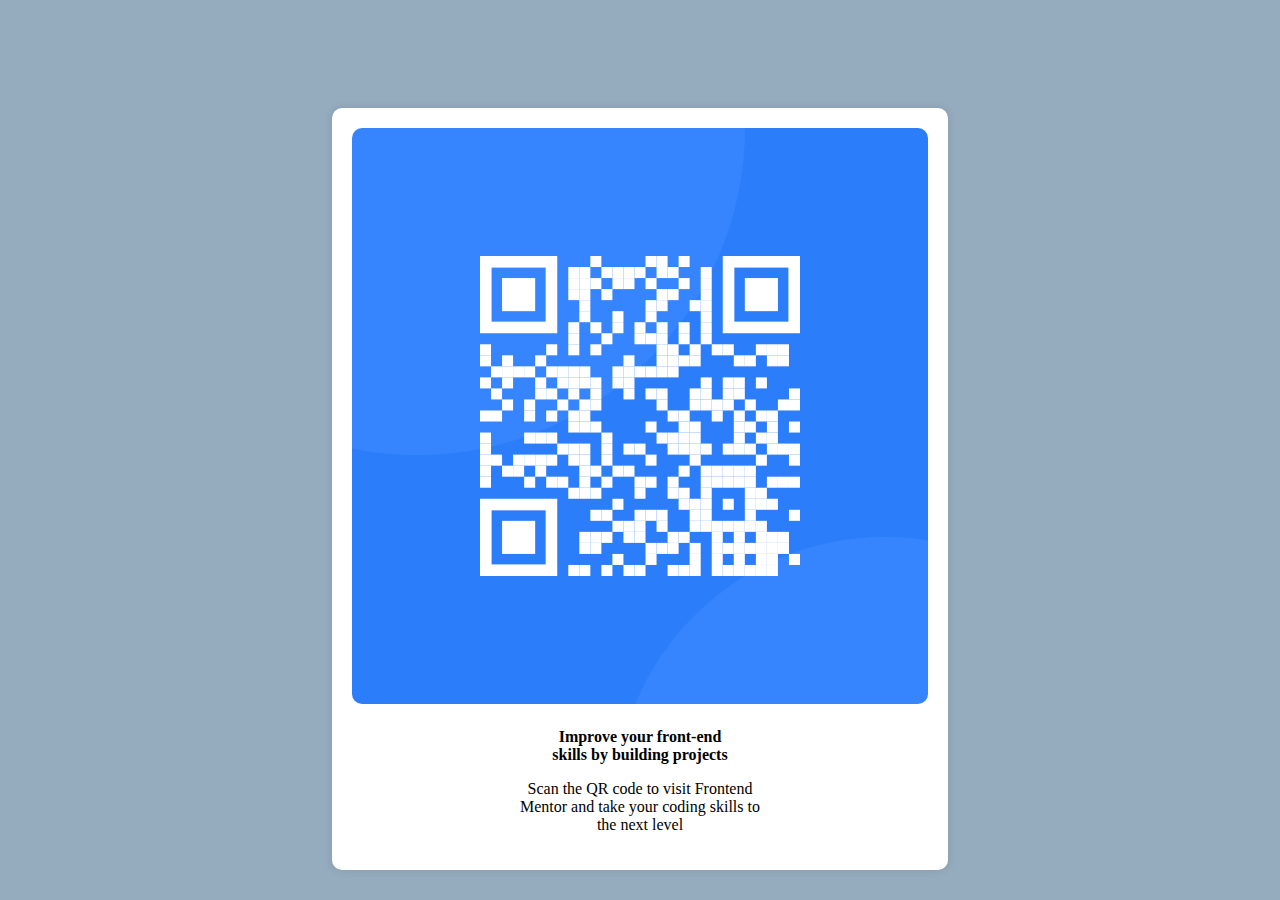
<file: Assignment1/index.html>
<!DOCTYPE html>
<html lang="en">
<head>
    <meta charset="UTF-8">
    <meta name="viewport" content="width=device-width, initial-scale=1.0">
    <title>QR CODE</title>
</head>
<link rel="stylesheet" href="style.css">
<body>
    <div>
        <container class="container">
            <div class="image">
                <img src="./images/image-qr-code.png" style="border-radius: 10px;" alt="">
            </div>
              <div style="text-align: center;">
               <span class="span"><strong>Improve your front-end <br>skills by building projects</strong></span>
               <p> Scan the QR code to visit Frontend <br>Mentor and take your coding skills to <br>the next level</p>
              </div>
        </container>
    </div>
</body>
</html>
</file>
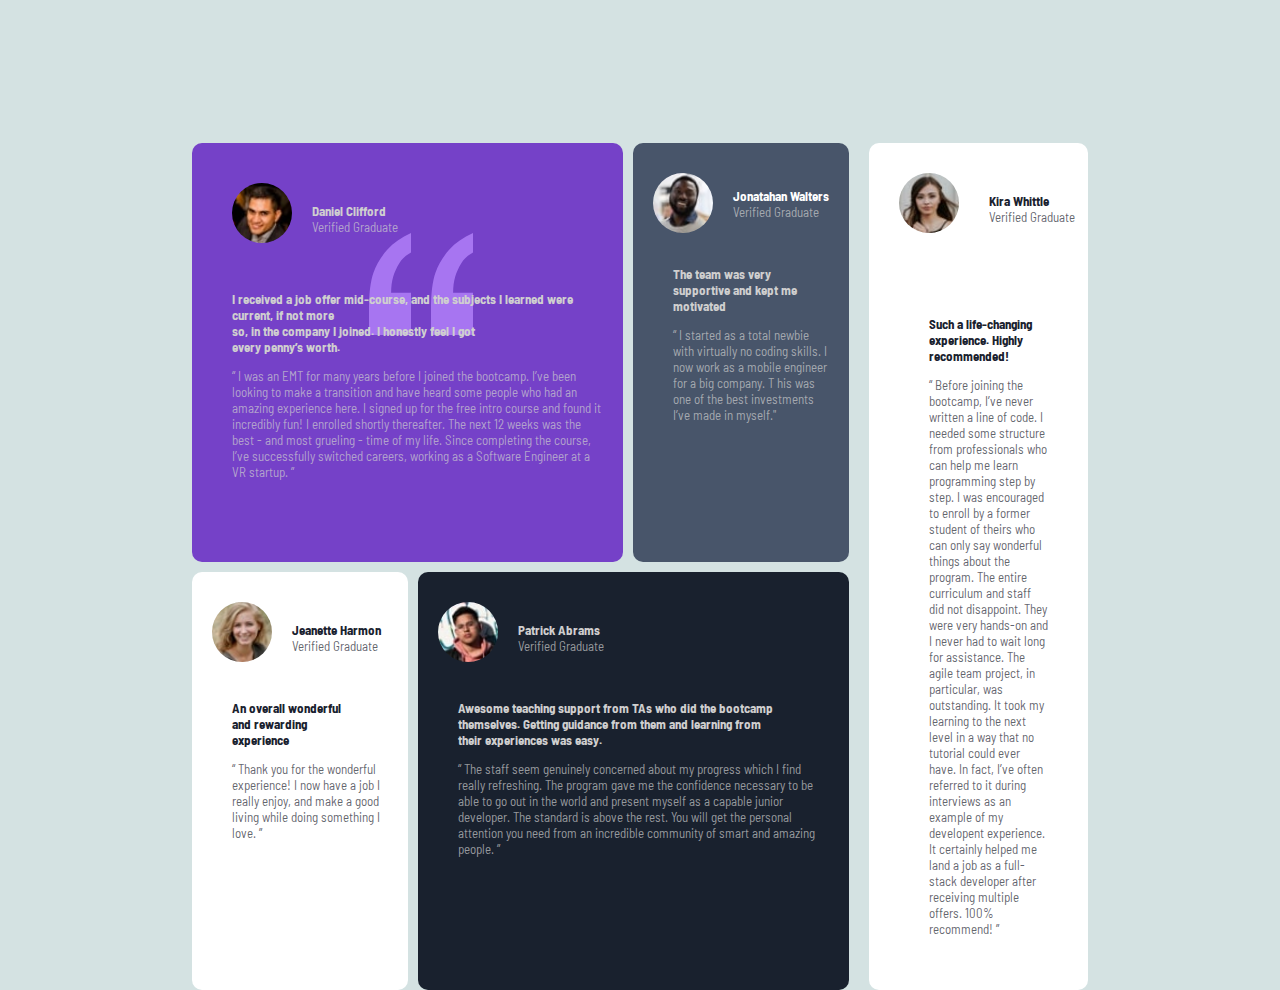
<file: Assignment4_grid/grid.html>
<!DOCTYPE html>
<html lang="en">

<head>
    <meta charset="UTF-8">
    <meta name="viewport" content="width=device-width, initial-scale=1.0">
    <title>Document</title>
    <link rel="stylesheet" href="./grid.css">
    <link href="https://fonts.googleapis.com/css2?family=Barlow+Semi+Condensed:wght@500;600&display=swap" rel="stylesheet">
</head>

<body>
    <div class="nav">

    </div>
    <div class="container">
        <div class="left-section">
            <div class="top">
                <div class="lefttop">
                    <div class="dan">
                        <img src="./images/image-daniel.jpg" alt="">
                        <p><strong>Daniel Clifford</strong><br>
                            <span style="color: hsla(0, 0%, 81% ,0.7);">Verified Graduate</span></p>
                    </div>

                    <div class="cont">
                        <div class="boldcont">
                            <p><strong>I received a job offer mid-course, and the subjects
                                    I learned were current,
                                    if not more <br> so, in the company I joined.
                                    I honestly feel I got <br>every penny’s worth. </strong></p>
                        </div>
                        <p style="color: hsla(0, 0%, 81% ,0.7);">“ I was an EMT for many years before I joined the bootcamp.
                            I’ve been looking to make a transition and have heard
                            some people who had an amazing experience here. I signed
                            up for the free intro course and found it incredibly fun!
                            I enrolled shortly thereafter. The next 12 weeks was the
                            best - and most grueling - time of my life. Since completing
                            the course, I’ve successfully switched careers, working as a
                            Software Engineer at a VR startup. ”
                    </div>
                </div>
                <div class="righttop">
                    <div class="jona">
                        <img src="./images/image-jonathan.jpg" alt="">
                        <p style="color: white;"><strong>Jonatahan Walters</strong>
                            <br> <span style="color: hsla(0, 0%, 81% ,0.7);" >Verified Graduate</span></p>
                    </div>

                    <div class="cont">
                        <div class="boldcont">
                            <p><strong>The team was very <br>supportive and kept me <br>motivated </strong></p>
                        </div>
                        <p style="color: hsla(0, 0%, 81% ,0.7);">“ I started as a total newbie with virtually no coding skills.
                            I now work as a mobile engineer for a big company. T
                            his was one of the best investments I’ve made in myself." </p>
                    </div>

                </div>
            </div>
            <div class="bottom">
                <div class="bottomleft">
                    <div class="janaette">
                        <img src="./images/image-jeanette.jpg" alt="">
                        <p><strong>Jeanette Harmon</strong><br> 
                        <span style="color: hsla(219, 29%, 14%,0.7);">Verified Graduate</span></p>
                    </div>
                    <div class="cont">
                        <div class="boldcont">
                            <p><strong>An overall wonderful <br> and rewarding <br> experience</strong></p>
                        </div>
                        <p style="color: hsla(219, 29%, 14%,0.7);">“ Thank you for the wonderful experience! I now have a job I really enjoy,
                            and make a good living while doing something I love. ”</p>
                    </div>
                </div>
                <div class="bottomright">
                    <div class="patto">
                        <img src="./images/image-patrick.jpg" alt="">
                        <p><strong><span >Patrick Abrams
                                </span></strong><br> <span style="color: hsla(0, 0%, 81% ,0.7);">Verified Graduate</span></p>
                    </div>

                    <div class="cont">
                        <div class="boldcont">
                            <p><strong>Awesome teaching support from TAs who did the bootcamp <br>themselves.
                                    Getting guidance from them and learning from <br>their experiences was easy.
                                </strong></p>
                        </div>
                        <p style="color: hsla(0, 0%, 81% ,0.7);">“ The staff seem genuinely concerned about my progress which I find really refreshing.
                            The program gave me the confidence necessary to be able to go out in the world and
                            present myself as a capable junior developer. The standard is above the rest. You will
                            get the personal attention you need from an incredible community of smart and amazing
                            people. ” </p>
                    </div>
                </div>
            </div>
        </div>
        <div class="right-section">
            <div class="kira">
                <img src="./images/image-kira.jpg" alt="">
                <p><strong>Kira Whittle</strong><br> <span style="color: hsla(219, 29%, 14%, 0.7);">Verified
                        Graduate</span></p>
            </div>
            <div class="KiraContent">

                <div class="cont">
                    <div class="">
                        <p><strong>Such a life-changing <br> experience. Highly <br>recommended! </strong></p>
                    </div>
                    <p style="color: hsla(219, 29%, 14%, 0.7);"> “ Before joining the bootcamp, I’ve never written a
                        line of code.
                        I needed some structure from professionals who can help me learn
                        programming step by step. I was encouraged to enroll by a former
                        student of theirs who can only say wonderful things about the program.
                        The entire curriculum and staff did not disappoint. They were very hands-on
                        and I never had to wait long for assistance. The agile team project, in particular,
                        was outstanding. It took my learning to the next level in a way that no tutorial could ever
                        have. In fact, I’ve often referred to it during interviews as an example of my developent
                        experience.
                        It certainly helped me land a job as a full-stack developer
                        after receiving multiple offers. 100% recommend! ”

                </div>
            </div>
        </div>
    </div>


</body>

</html>
</file>
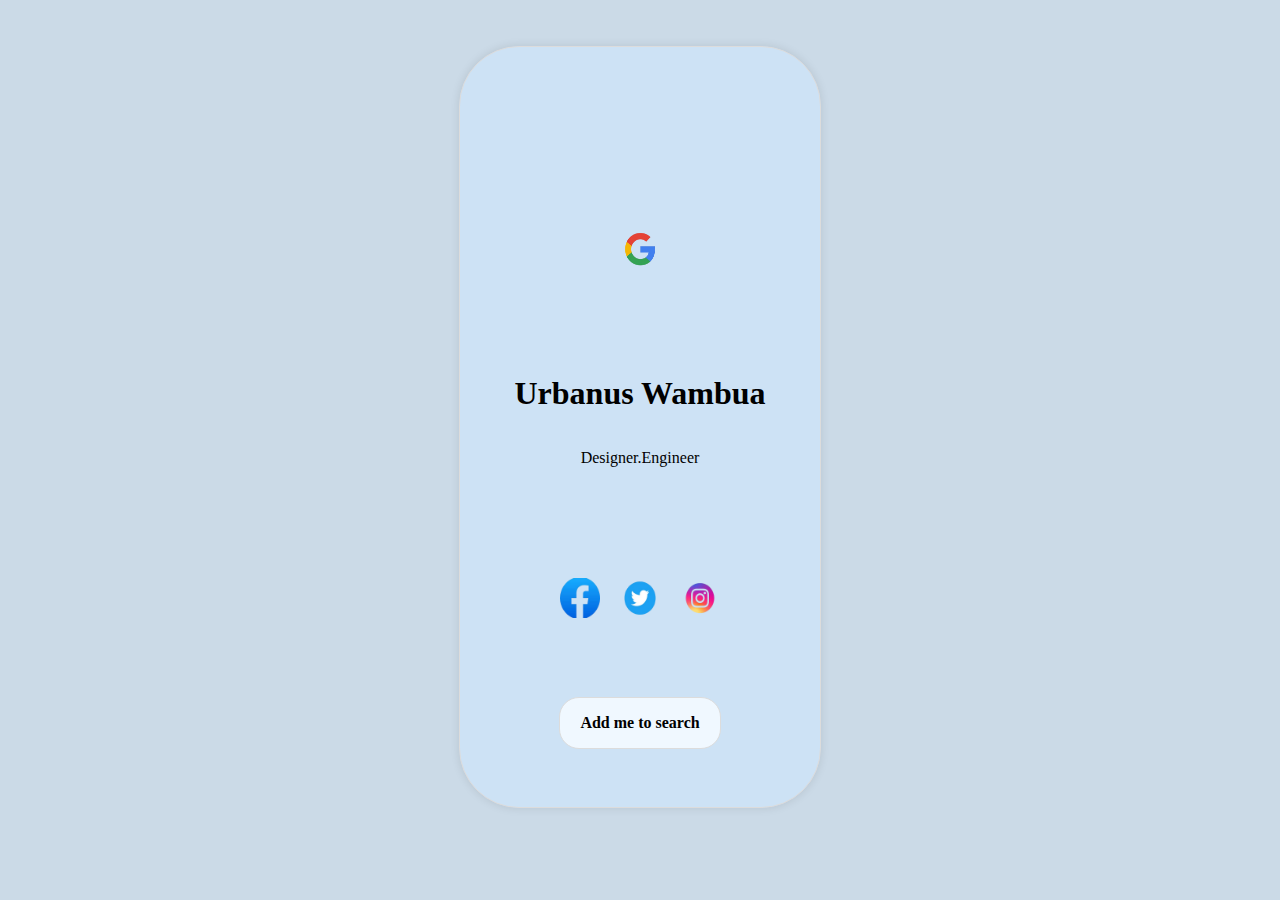
<file: Assignment2/Design1/Design1index.html>
<!DOCTYPE html>
<html lang="en">
<head>
    <meta charset="UTF-8">
    <meta name="viewport" content="width=device-width, initial-scale=1.0">
    <title>Assignment2</title>
    <link rel="stylesheet" href="style.css">
</head>
<body>
  <div class="container">
    <div class="google">
        <a href="https://www.remove.bg/upload"><img src="./images2/google.png" alt=""></a>
    </div>
    <div class="designer">
        <h1>Urbanus Wambua</h1>
        <p>Designer.Engineer</p>
    </div>
    <div class="socialmedia">
        <div class="facebook">
            <a href="https://www.remove.bg/upload"><img src="./images2/facebook.png" alt=""></a>
        </div>
        <div class="twitter">
            <a href="https://www.remove.bg/upload"><img src="./images2/twitter.png" alt=""></a>
        </div>
        <div class="instagram">
            <a href="https://www.remove.bg/upload"><img src="./images2/ig.png" alt=""></a>
        </div>
    </div>
   <div class="add">
        <p ><strong> Add me to search</strong></p>
    </div>
  </div>
</body>
</html>
</file>
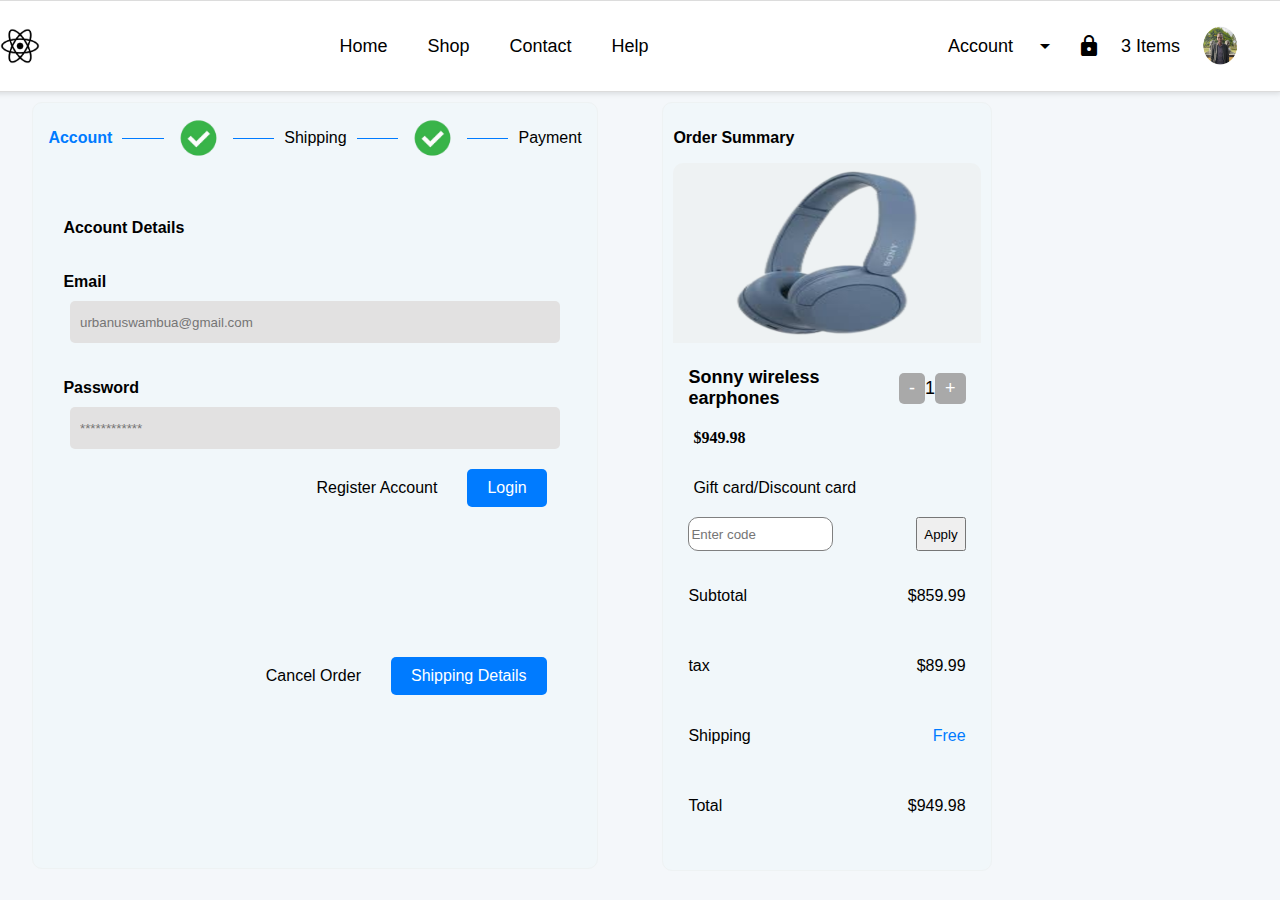
<file: Assignment2/Design2/Design2.html>
<!DOCTYPE html>
<html lang="en">

<head>
    <meta charset="UTF-8">
    <meta name="viewport" content="width=device-width, initial-scale=1.0">
    <link href="https://fonts.googleapis.com/icon?family=Material+Icons" rel="stylesheet">
    <link rel="stylesheet" href="design2.css">
    <title>Design2</title>
</head>

<body>
    <div class="container">
        <nav class="nav">
            <img src="./images2/logo.png" alt="Logo">
            <ul class="nav1">
                <li>Home</li>
                <li>Shop</li>
                <li>Contact</li>
                <li>Help</li>
            </ul>
            <ul class="nav2">
                <li>Account</li>
                <li><i class="material-icons">arrow_drop_down</i></li>
                <li><i class="material-icons">lock</i></li>
                <li>3 Items</li>
                <li><img src="./images2/passport.png" alt="User Avatar"></li>
            </ul>
        </nav>
        </div>
        <section class="content">
            <div class="aside">
                <div class="steps">
                    <p style="color: #007bff; font-weight: bold;">Account</p>
                    <div class="hr">
                    </div>
                    <img src="./images2/ship.png" alt="ship">
                    <div class="hr">
                    </div>
                    <p>Shipping</p>
                    <div class="hr">
                    </div>
                    <img src="./images2/ship.png" alt="ship">
                    <div class="hr">
                    </div>
                    <p>Payment</p>
                </div>
                <div>
                    <div class="account " style="padding: 30px;">
                        <p><strong>Account Details</strong></p>
                        <div class="account-details">
                            <p>Email</p>
                            <input type="email" placeholder="urbanuswambua@gmail.com" style="background-color: rgb(226, 225, 225); border: none;">
                        </div>
                        <div class="account-details">
                            <p>Password</p>
                            <input type="password" placeholder="************" style="background-color: rgb(226, 225, 225);border: none;">
                        </div>
                        <div class="buttons">
                            <div class="login" style="display: flex; flex-direction: row; gap: 30px;">
                                <button class="register-button">Register Account</button>
                                <button class="login-button">Login</button>
                            </div>
                            <div class="cancel" style="display: flex; flex-direction: row; gap: 30px;">
                                <button class="cancel-button">Cancel Order</button>
                                <button class="shipping-button">Shipping Details</button>
                            </div>
                        </div>

                    </div>
                </div>
            </div>
            <div class="main" style="padding: 10px;">
                <p><strong>Order Summary</strong></p>
                <div class="order">
                    <div class="order1">
                        <img src="./images2/earphone.png" alt="Iphone">
                        <div class="order1-text">
                            <div class="calc">
                                <p><strong>Sonny wireless earphones</strong></p>
                                <button class="calc-btn">-</button>
                                <p class="quantity">1</p>
                                <button class="calc-btn">+</button>
                            </div>
                        </div>
                    </div>
                    <div class="order2">
                        <P><strong>
                                <span
                                    style="font-weight: bolder; font-family: 'Times New Roman', Times, serif; padding: 20px;">$949.98</span>
                            </strong></P>
                    </div>
                </div>
                <div class="card">
                    <p style="padding: 0px 0px 0px 20px;">Gift card/Discount card</p>
                    <div class="subtotal">
                        <input type="text" placeholder="Enter code" style="width: 50% ;height: 30px; border-radius: 10px;
                    border: 1px solid gray; background-color: white;">
                        <button class="apply">Apply</button>
                    </div>
                    <div class="subtotal">
                        <p>Subtotal</p>
                        <p>$859.99</p>
                    </div>
                    <div class="subtotal">
                        <p>tax</p>
                        <p>$89.99</p>
                    </div>
                    <div class="subtotal">
                        <p>Shipping</p>
                        <p style="color:#007bff;">Free</p>
                    </div>
                    <div class="subtotal">
                        <p>Total</p>
                        <p>$949.98</p>
                    </div>
                </div>
        </section>
    </div>
</body>

</html>
</file>
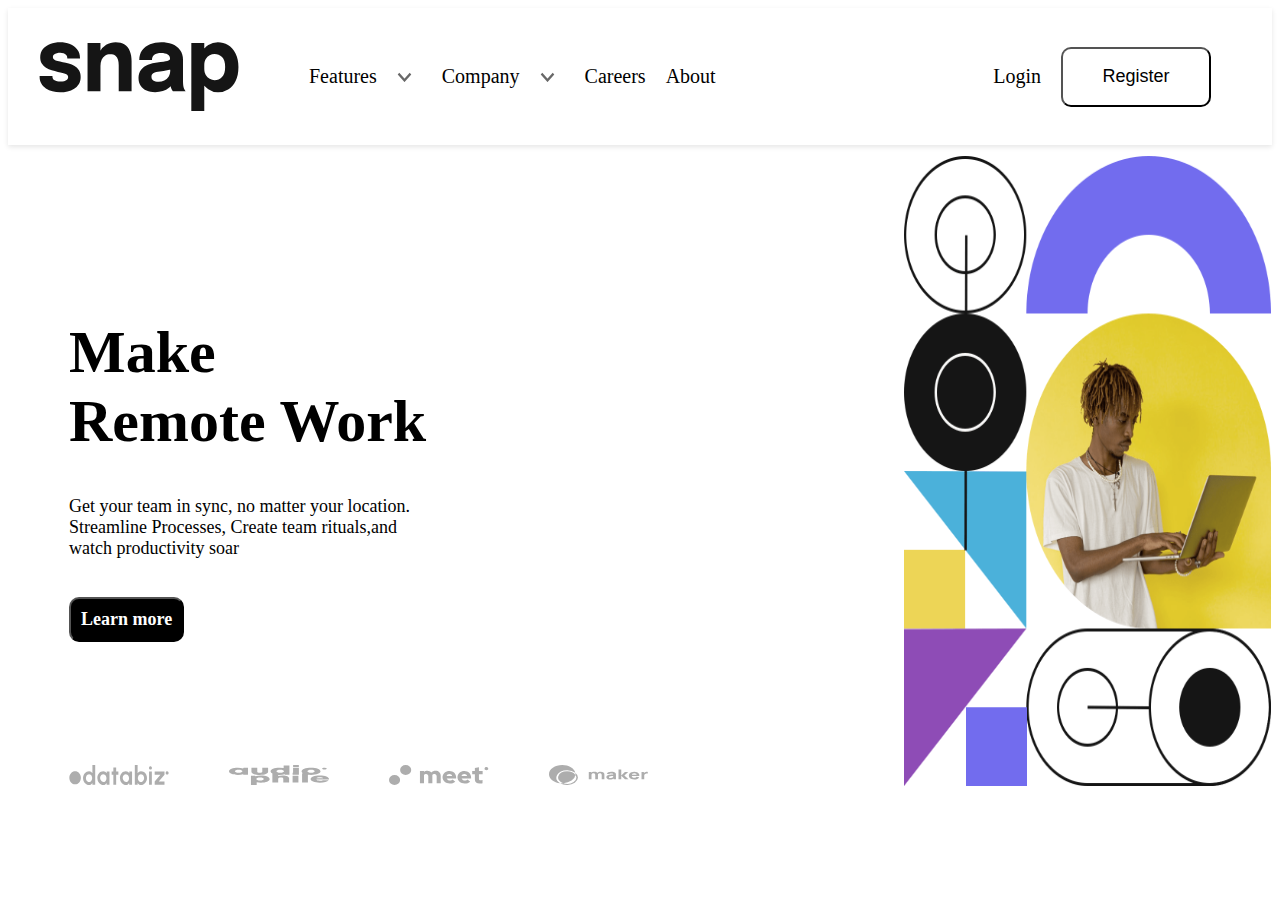
<file: Assignment3_FlexBox/Design 3/index3.html>
<!DOCTYPE html>
<html lang="en">

<head>
    <meta charset="UTF-8">
    <meta name="viewport" content="width=device-width, initial-scale=1.0">
    <title>Design3</title>
    <link rel="stylesheet" href="./stlye3.css">
</head>

<body>
    <div class="container">
        <nav class="nav1">
          <div class="services">
            <div class="logo">
                <img src="./Images3/logo.svg" alt="Logo">
            </div>
           <div class="about">
            <ul class="navImage">
                <li>Features</li>
                <img src="./Images3/icon-arrow-down.svg" alt="Arrow Down">
                <li>Company</li>
                <img src="./Images3/icon-arrow-down.svg" alt="Arrow Down">
                <li>Careers</li>
                <li>About</li>
            </ul>
           </div>
          </div>
            <div class="regi">
                <ul class="nav2">
                    <a href="#"><li>Login</li></a>
                    <button style="height: 60px;width: 150px;">Register</button>
                </ul>
            </div>
          
        </nav>
    </div>
    <div class="all-body">
        <div class="main">
            <div class="text">
                <h1>Make <br> Remote Work</h1>
                <p>Get your team in sync, no matter your location. <br>
                    Streamline Processes, Create team rituals,and <br>
                    watch productivity soar </p>
                <div class="learn">
                    <button class="button">Learn more</button>
                </div>

            </div>
            <div class="clientIcons">
                <img src="./Images3/client-databiz.svg" alt="">
                <img src="./Images3/client-audiophile.svg" alt="">
                <img src="./Images3/client-meet.svg" alt="">
                <img src="./Images3/client-maker.svg" alt="">


            </div>
        </div>
        <div class="aside">
            <img src="./Images3/image-hero-desktop.png" alt="">
        </div>
    </div>
</body>

</html>
</file>
<file: Assignment1/style.css>
body{
 background-color: rgb(149, 171, 190);
 display: flex;
 justify-content: center;
}
.container {
    display: flex;
    flex-direction: column;
    align-items: center;
    justify-content: center;
    margin-top: 100px;
    background-color: white;
    padding: 20px;
    border-radius: 10px;
    box-shadow: 0 0 10px rgba(0, 0, 0, 0.1);
}
.span {
    margin-top: 20px;
    display: flex;
    justify-content: center;
}
</file>
<file: Assignment4_grid/grid.css>
body{
    background-color: rgb(212, 226, 226);
    display: flex;
    justify-content: center;
    align-items: center;
    font-size: 13px;
    font-weight: 500 ,600;
    font-family: 'Barlow Semi Condensed', sans-serif;
}

.container{
    height: 60vh;
    gap: 20px;
    display: grid;
    grid-template-columns:3fr 1fr; 
    border: none;
    margin-top: 15vh;
    width: 70vw;

}
.left-section {
    border-radius: 10px;
    display: grid;
    grid-template-rows: 1fr 1fr;
    gap: 10px;
   
}

.right-section {
    background-color:hsl(0, 0%, 100%);
    border-radius: 10px;
    display: grid;
    color: hsl(219, 29%, 14%);
}
.top{
    display: grid;
    grid-template-columns: 2fr 1fr;
    gap: 10px;
}
.bottom{
    grid-template-columns: 1fr 2fr;
    display: grid;
    gap: 10px;
}
.lefttop{
background-color: hsl(263, 55%, 52%);
border-radius:10px;
color: hsl(0, 0%, 81%);
background-image: url(./images/bg-pattern-quotation.svg);
background-repeat: no-repeat;
background-position: right calc(150px) top calc( 90px);

}
.righttop{
background-color: hsl(217, 19%, 35%);
border-radius: 10px;
color: hsl(0, 0%, 81%);

}
.bottomright{
    background-color: hsl(219, 29%, 14%);
    border-radius: 10px;
    color:hsl(0, 0%, 81%);
}
.bottomleft{
    background-color: hsl(0, 0%, 100%);
    border-radius: 10px;
    color: hsl(219, 29%, 14%);
}
.kira img{
    border-radius:60px;
    height: 60px;
    width: 60px;
    padding: 30px;
}
.kira{
    display:flex;
    flex-direction: row;
   margin-top: auto;
   

}
.kira p{
    margin-top: 50px;
}
.KiraContent{
    padding: 20px;
}
.cont{
    padding: 20px;
    margin-left: 20px;
}
.jona{
    display: flex;
    flex-direction: row;
    gap: 20px;
}   
.jona img{
    border-radius: 60px;
    height: 60px;
    width: 60px;
    margin-top: 30px;
    margin-left: 20px;
}
.jona p{
    margin-top: auto;
}
.dan{
    gap: 20px;
    display: flex;
    padding: 10px;
    margin-left: 10px;
}
.dan img{
    border-radius: 60px;
    height: 60px;
    width: 60px;
    margin-top: 30px;
    margin-left: 20px;
}
.dan p{
    margin-top: 50px;
}
.janaette{
    gap: 20px;
    display: flex;
    flex-direction: row;
}
.janaette img{
    border-radius: 60px;
    height: 60px;
    width: 60px;
    margin-top: 30px;
    margin-left: 20px;
}
.janaette p{
    margin-top: 50px;
}
.patto{
    gap: 20px;
    display: flex;
    flex-direction: row;
}
.patto img{
    border-radius: 60px;
    height: 60px;
    width: 60px;
    margin-top: 30px;
    margin-left: 20px;
}
.patto p{
    margin-top: 50px;
}
.Quote{
    display: flex;
    flex-direction: row;
}
</file>
<file: Assignment2/Design1/style.css>
body{
    background-color: #cbdae7;
    display: flex;
    justify-content: center;
}
.container {
    border: 1px solid gainsboro;
    display: flex;
    flex-direction: column;
    background-color: #cde2f5;
   padding: 20px;
    height: 80vh;
    width: 25vw;
    border-radius: 60px;
    margin-top: 3%;
    box-shadow: 0 0 10px rgba(0, 0, 0, 0.1);
    justify-content: space-around;
    align-items: center;
}
.google {
    margin-top: 20px;
    display: flex;

}
.google img{
    margin-top: 100px;
    width: 50px;
    height: 50px;
}
.designer {
    display: flex;
   text-align: center;
    flex-direction: column;

}
.socialmedia{
    display: flex;
    flex-direction: row;
    justify-content: center;
    margin-top: 20px;
    gap: 20px;
}
.socialmedia img{
    width: 40px;
    height: 40px;
    gap: 30px;
}
.add{
    width: 50%;
    background-color: aliceblue;
    border-radius: 20px;
    border: 1px solid gainsboro;
    padding: 0px;
    text-align: center;
}
</file>
<file: Assignment2/Design2/design2.css>
body {
    background-color: #f4f7fa;
    margin: 0;
    font-family: Arial, sans-serif;
}

.container {
    display: flex;
    flex-direction: column;
    align-items: center;
    justify-content: flex-end;
    padding-right: 20px;
}

nav {
    padding-left: 10px;
    width: 100%;
    border: 1px solid gainsboro;
    background-color: white;
    display: flex;
    align-items: center;
    height: 10vh;
    justify-content: space-between;
    padding: 0 20px;
    box-shadow: 0 2px 5px rgba(0, 0, 0, 0.1);
}
.nav1 {
    display: flex;
    align-items: center;
}

.nav1 li {
    list-style-type: none;
    margin: 0 20px;
    color: black;
    font-size: 18px;
    justify-content: space-around;
}


nav img {
    width: 40px;
    height: 40px;
    margin-right: 10px;
}

.nav2 {
    display: flex;
    align-items: center;
}

.nav2 li {
    list-style-type: none;
    margin: 0 10px;
    color: black;
    font-size: 18px;
    display: flex;
    align-items: center;
}

.nav2 img {
    width: 40px;
    height: 40px;
    border-radius: 50%;
}
.content {
    width: 80%;
    display: flex;
    justify-content: space-around;
    margin-top: 10px;
}

.aside {
    border-radius: 10px;
    display: flex;
    flex-direction: column;
    border: 1px solid #eef2f3;
    width: 55%;
    height: 85vh;
    background-color: #f1f7fa;
}

.main {
    border-radius: 10px;
    display: flex;
    flex-direction: column;
    border: 1px solid #eef2f3;
    width: 30%;
    height: 83vh;
    background-color: #f1f7fa;
}
.main img {
    background-color: #eef2f3;
    width: 100%;
    height: 20vh;
    border-radius: 10px 10px 0 0;
}
.calc {
    display: flex;
    align-items: center;
    justify-content: space-between;
    margin: 20px 0;
    padding: 0 15px;
}

.calc p {
    margin: 0;
    font-size: large;
}

.calc-btn {
    background-color: darkgray;
    color: white;
    border: none;
    padding: 5px 10px;
    font-size: large;
    cursor: pointer;
    border-radius: 5px;
}

.calc-btn:hover {
    background-color: rgb(70, 62, 62);
}
.subtotal{
    display: flex;
    justify-content: space-between;
    padding: 0 15px;
    margin: 20px 0;
}
.steps {
    display: flex;
    align-items: center;
    justify-content: space-between;
    margin: 10px 0;
    padding: 0 15px;

}

.steps img {
    width: 50px;
    height: 40px;
    border-radius: 50%;
    margin: 0; 
}
.account-details {
    display: flex;
    flex-direction: column;
    margin: 20px 0;
}

.account-details p {
    margin-bottom: 10px;
    font-size: 16px;
    font-weight: bold;
    text-align: left; 
}

.account-details input {
    width: 95%;
    height: 40px;
    border-radius: 5px;
    border: 1px solid gray;
    padding-left: 10px;
    margin: 0 auto; 
}
.login-button {
    background-color: #007bff;
    color: white;
    padding: 10px 20px;
    border-radius: 5px;
    border: none;
    font-size: 16px;
    cursor: pointer;
}

.shipping-button {
    background-color: #007bff;
    color: white;
    padding: 10px 20px;
    border-radius: 5px;
    border: none;
    font-size: 16px;
    cursor: pointer;
}

.register-button {
    background-color: transparent;
    color: black;
    border: none;
    font-size: 16px;
    padding: 10px 0;
    cursor: pointer;
}

.cancel-button {
    background-color: transparent;
    color: black;
    border: none;
    font-size: 16px;
    padding: 10px 0;
    cursor: pointer;
}

.register-button:hover, .register-button:focus,
.cancel-button:hover, .cancel-button:focus {
    text-decoration: none;
    color: rgb(8, 131, 45);
}

.buttons {
    display: flex;
    flex-direction: column;
    gap: 150px;
    padding-right: 20px;
    align-items: flex-end;
}
.hr{
    border: none;
    border-top: 1px solid #007bff;
    width: 10%;
    margin: 0 10px; 
}
</file>
<file: Assignment3_FlexBox/Design 3/stlye3.css>
body {
    background-color:white;
    
}
.container {
    display: flex;
    justify-content: space-between;
}
nav {
    padding-right:0px ;
    justify-content: space-between;
    display: flex;
    flex-direction: row;
    width: 100%;
    border: 1px solid white;
    background-color: white;
    height: 15vh;
    box-shadow: 0 2px 5px rgba(0, 0, 0, 0.1);
}

.nav1 ul {
    display: flex;
    flex-direction: row;  
    align-items: center;
    gap: 20px;
}

.nav1 li {
    list-style-type: none;
    color: black;
    font-size: 20px;
}
.logo{
    display: flex;
    align-items: center;
}
.logo img {
    width: 200px;
    height: 70px;
    padding: 30px;
}

.navImage img {
    width: 15px;
    height: 10px;
    margin-right: 10px;
}

.navImage {
    display: flex;
    align-items: center;
}

.nav2 button {
    background-color: transparent;
    border:ipx solid gray;
    cursor: pointer;
    font-size: 18px;
    color: black;
    border-radius: 10px;
}
.main {
    border: 1px solid white;
    border-radius: 10px;
    margin-top: 10px;
    display: flex;
    flex-direction: column;
    height: 70vh;
    justify-content: space-around;
    background-color: white;
    width: 55vw;
    padding: 60px;
}
.aside {
    border: 1px solid white;
    border-radius: 10px;
    margin-top: 10px;
    display: flex;
    flex-direction: row;
    align-items: center;
    justify-content: center;
    height: 70vh;
    background-color: white;
    width:30vw;
}
.all-body{
    display: flex;
    gap: 100px;
    display: flex;
    flex-direction: row;
}
.aside img {
    width: 100%;
    height: 70vh;
    border-radius: 10px 10px 0 0;
}
.text {
    font-size: 18px;
    color: black;
}
.text h1 {
    font-size: 60px;
    color: black;
}
.button {
    background-color: rgb(0, 0, 0);
    color: white;
    font-size: 18px;
    font-family: Georgia, 'Times New Roman', Times, serif;
    padding: 10px;
    border-radius: 10px;
    cursor: pointer;
    margin-top: 20px;
    font-weight: bold;
}
.clientIcons{
    display: flex;
    gap: 60px;
}
.clientIcons img{
    height: 20px;
    width: 100px;
   
}
.about {
    display: flex;
    justify-content: center;
}
.regi{
    
    padding-right: 60px;
    display: flex;
    justify-content: center;
}
.services {
    display: flex;
    justify-content: center;
}
a {
    text-decoration: none;
}

a li {
    list-style: none; 
    cursor: pointer;  
}
</file>
